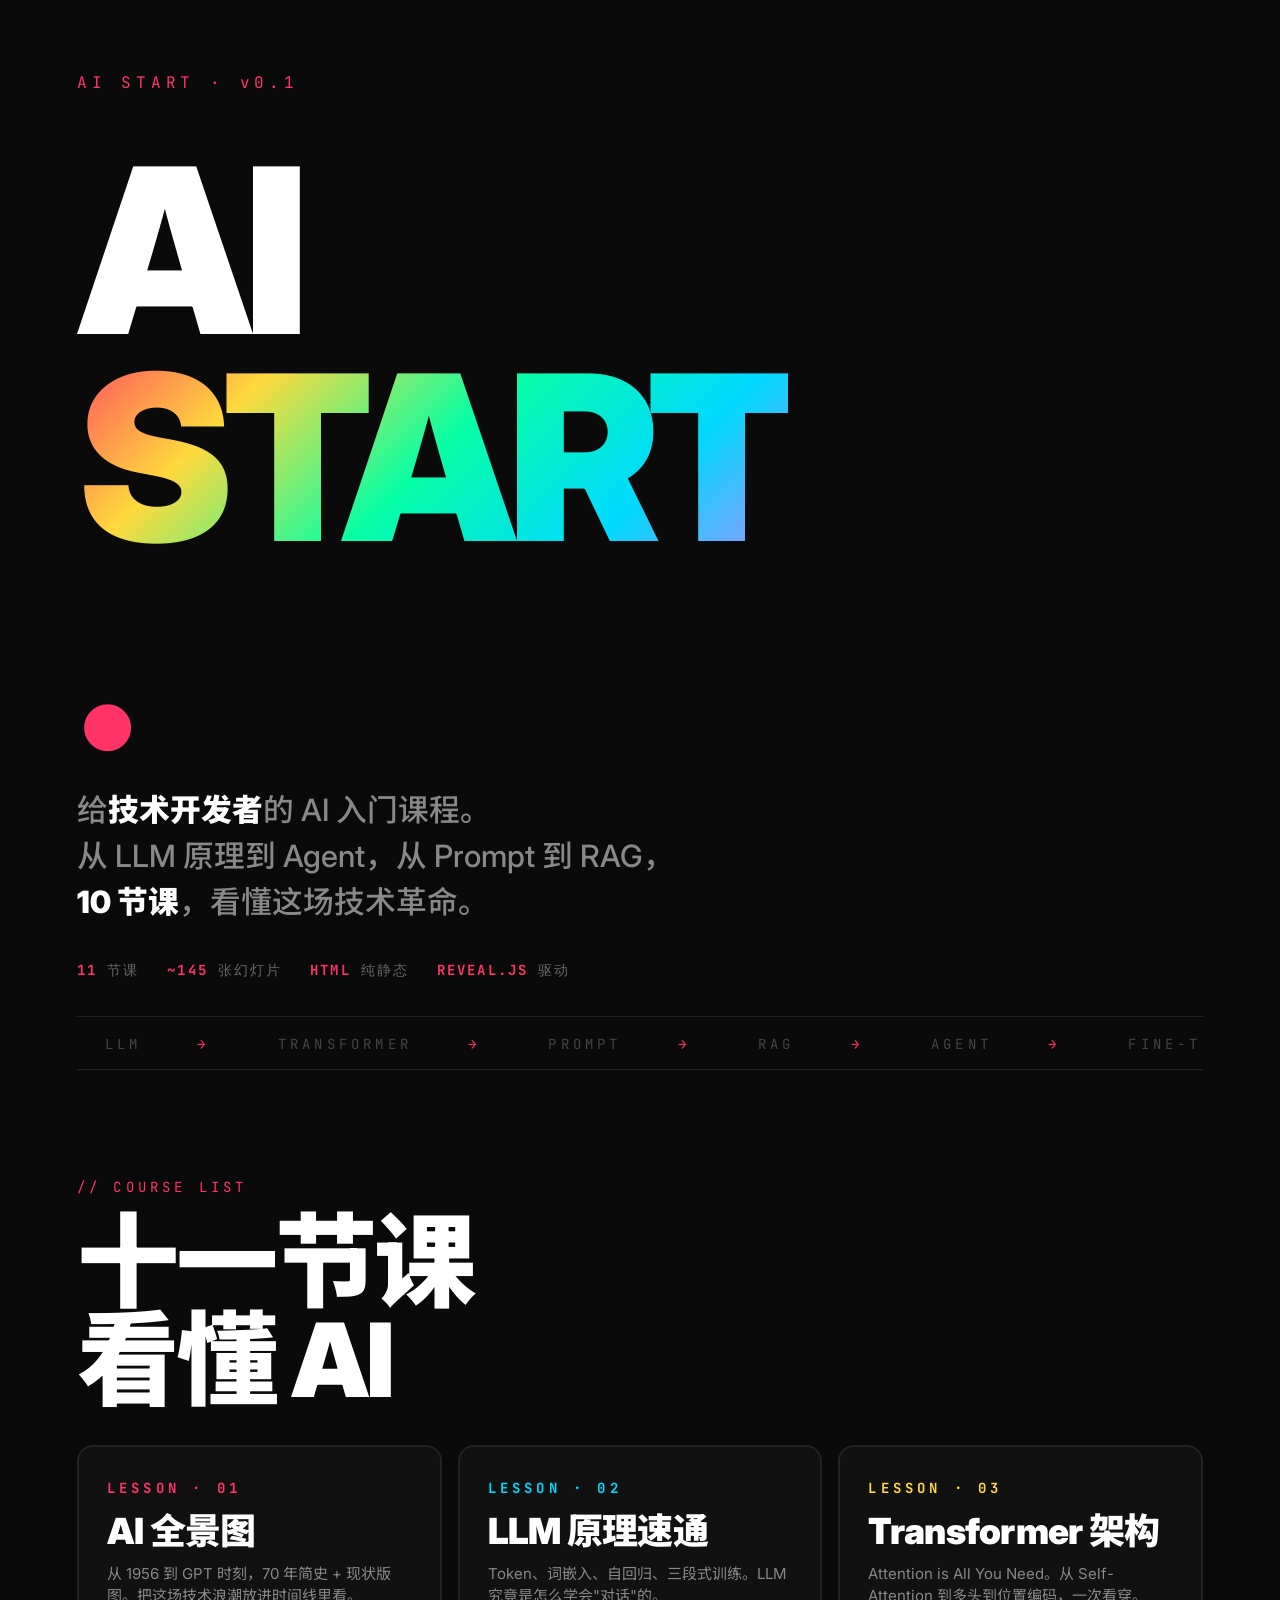
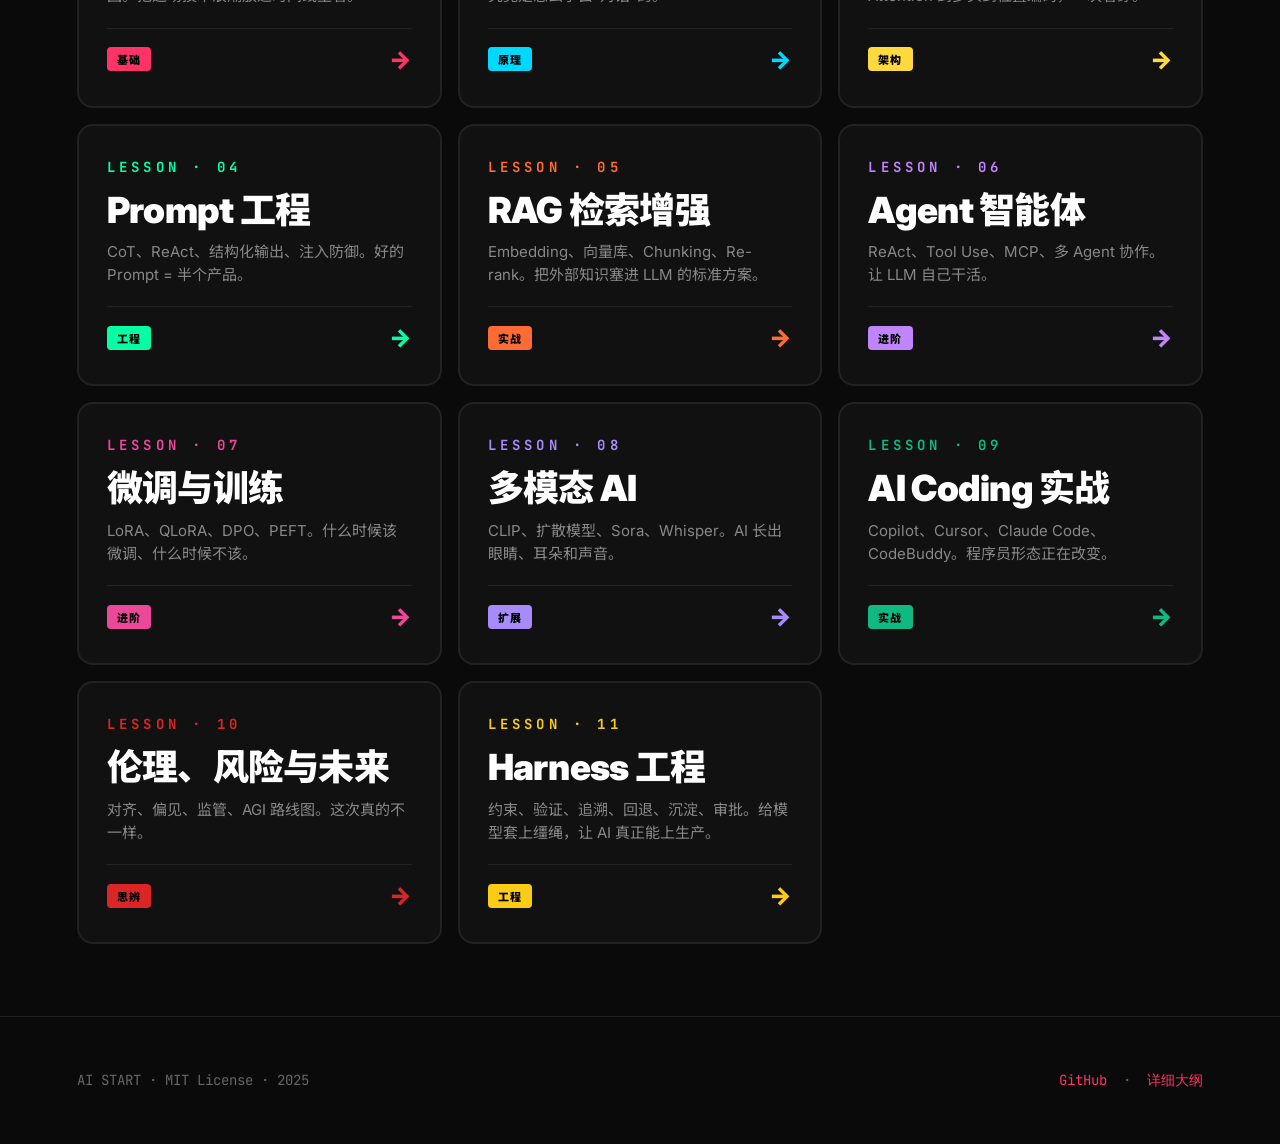
<file: index.html>
<!DOCTYPE html>
<html lang="zh-CN">
<head>
  <meta charset="UTF-8">
  <meta name="viewport" content="width=device-width, initial-scale=1.0">
  <title>AI START ⚡ 给开发者的 AI 课程</title>
  <link href="https://fonts.googleapis.com/css2?family=Inter:wght@400;500;700;900&family=JetBrains+Mono:wght@400;700&family=Noto+Sans+SC:wght@400;700;900&display=swap" rel="stylesheet">
  <style>
    * { margin: 0; padding: 0; box-sizing: border-box; }
    html, body {
      background: #0a0a0a;
      color: #fff;
      font-family: 'Inter', 'Noto Sans SC', sans-serif;
      overflow-x: hidden;
    }
    a { text-decoration: none; color: inherit; }

    /* === Hero === */
    .hero {
      min-height: 100vh;
      padding: 8vh 6vw 4vh;
      display: flex;
      flex-direction: column;
      justify-content: space-between;
    }
    .brand {
      font-family: 'JetBrains Mono', monospace;
      font-size: 16px;
      letter-spacing: 0.3em;
      color: #FF3366;
    }
    .hero-title {
      font-weight: 900;
      font-size: 18vw;
      line-height: 0.9;
      letter-spacing: -0.04em;
      margin: 6vh 0 2vh;
    }
    .hero-title .red { color: #FF3366; }
    .hero-title .gradient {
      background: linear-gradient(135deg, #FF3366, #FFD93D, #06FFA5, #00D9FF, #C084FC);
      -webkit-background-clip: text;
      background-clip: text;
      -webkit-text-fill-color: transparent;
    }
    .hero-sub {
      font-size: clamp(20px, 2.4vw, 36px);
      color: #888;
      max-width: 900px;
      line-height: 1.5;
      font-weight: 500;
    }
    .hero-sub strong { color: #fff; font-weight: 900; }
    .hero-meta {
      display: flex;
      flex-wrap: wrap;
      gap: 2em;
      margin-top: 4vh;
      font-family: 'JetBrains Mono', monospace;
      font-size: 14px;
      letter-spacing: 0.15em;
      color: #666;
      text-transform: uppercase;
    }
    .hero-meta span strong { color: #FF3366; font-weight: 700; }

    /* === Section === */
    .section-label {
      font-family: 'JetBrains Mono', monospace;
      font-size: 14px;
      letter-spacing: 0.3em;
      color: #FF3366;
      padding: 8vh 6vw 2vh;
      text-transform: uppercase;
    }
    .section-title {
      font-weight: 900;
      font-size: clamp(48px, 8vw, 120px);
      line-height: 0.95;
      padding: 0 6vw 4vh;
      letter-spacing: -0.03em;
    }

    /* === Course Grid === */
    .grid {
      display: grid;
      grid-template-columns: repeat(auto-fill, minmax(360px, 1fr));
      gap: 16px;
      padding: 0 6vw 8vh;
    }
    .card {
      position: relative;
      padding: 32px 28px;
      border-radius: 16px;
      background: #111;
      border: 2px solid #222;
      transition: all 0.3s ease;
      overflow: hidden;
      min-height: 260px;
      display: flex;
      flex-direction: column;
      justify-content: space-between;
      cursor: pointer;
    }
    .card::before {
      content: '';
      position: absolute;
      inset: 0;
      background: var(--card-color);
      opacity: 0;
      transition: opacity 0.3s ease;
      z-index: 0;
    }
    .card:hover {
      transform: translateY(-6px);
      border-color: var(--card-color);
      box-shadow: 0 20px 60px rgba(0,0,0,0.6);
    }
    .card:hover::before { opacity: 0.08; }
    .card > * { position: relative; z-index: 1; }
    .card-num {
      font-family: 'JetBrains Mono', monospace;
      font-size: 14px;
      letter-spacing: 0.3em;
      color: var(--card-color);
      font-weight: 700;
    }
    .card-title {
      font-weight: 900;
      font-size: 36px;
      line-height: 1.05;
      margin: 16px 0 12px;
      letter-spacing: -0.02em;
    }
    .card-desc {
      color: #888;
      font-size: 15px;
      line-height: 1.5;
      flex-grow: 1;
    }
    .card-bottom {
      display: flex;
      align-items: center;
      justify-content: space-between;
      margin-top: 20px;
      padding-top: 16px;
      border-top: 1px solid #222;
    }
    .card-tag {
      display: inline-block;
      padding: 4px 10px;
      background: var(--card-color);
      color: #000;
      font-weight: 900;
      font-size: 11px;
      letter-spacing: 0.1em;
      border-radius: 4px;
    }
    .card-arrow {
      color: var(--card-color);
      font-size: 24px;
      font-weight: 900;
      transition: transform 0.3s ease;
    }
    .card:hover .card-arrow { transform: translateX(6px); }

    /* coming soon 标记 */
    .card.todo { opacity: 0.55; }
    .card.todo .card-tag { background: #555; color: #ccc; }
    .card.todo:hover { transform: none; box-shadow: none; }

    /* === Footer === */
    footer {
      padding: 6vh 6vw;
      border-top: 1px solid #222;
      color: #666;
      font-size: 14px;
      font-family: 'JetBrains Mono', monospace;
      display: flex;
      justify-content: space-between;
      flex-wrap: wrap;
      gap: 1em;
    }
    footer a { color: #FF3366; }

    /* === Marquee 跑马灯（hero 底部）=== */
    .marquee {
      overflow: hidden;
      white-space: nowrap;
      padding: 1em 0;
      border-top: 1px solid #222;
      border-bottom: 1px solid #222;
      margin-top: 4vh;
    }
    .marquee-track {
      display: inline-block;
      animation: marquee 40s linear infinite;
      font-family: 'JetBrains Mono', monospace;
      font-size: 14px;
      letter-spacing: 0.3em;
      color: #444;
    }
    .marquee-track span { margin: 0 2em; }
    .marquee-track .hi { color: #FF3366; }
    @keyframes marquee {
      from { transform: translateX(0); }
      to { transform: translateX(-50%); }
    }

    @media (max-width: 640px) {
      .hero-title { font-size: 22vw; }
      .grid { grid-template-columns: 1fr; }
    }
  </style>
</head>
<body>
  <!-- Hero -->
  <header class="hero">
    <div class="brand">AI START · v0.1</div>

    <div>
      <h1 class="hero-title">
        AI<br>
        <span class="gradient">START</span><br>
        <span class="red">.</span>
      </h1>
      <p class="hero-sub">
        给<strong>技术开发者</strong>的 AI 入门课程。<br>
        从 LLM 原理到 Agent，从 Prompt 到 RAG，<br>
        <strong>10 节课</strong>，看懂这场技术革命。
      </p>
      <div class="hero-meta">
        <span><strong>11</strong> 节课</span>
        <span><strong>~145</strong> 张幻灯片</span>
        <span><strong>HTML</strong> 纯静态</span>
        <span><strong>Reveal.js</strong> 驱动</span>
      </div>
    </div>

    <div class="marquee">
      <div class="marquee-track">
        <span>LLM</span><span class="hi">→</span>
        <span>TRANSFORMER</span><span class="hi">→</span>
        <span>PROMPT</span><span class="hi">→</span>
        <span>RAG</span><span class="hi">→</span>
        <span>AGENT</span><span class="hi">→</span>
        <span>FINE-TUNING</span><span class="hi">→</span>
        <span>MULTIMODAL</span><span class="hi">→</span>
        <span>AI CODING</span><span class="hi">→</span>
        <span>AGI</span><span class="hi">→</span>
        <span>LLM</span><span class="hi">→</span>
        <span>TRANSFORMER</span><span class="hi">→</span>
        <span>PROMPT</span><span class="hi">→</span>
        <span>RAG</span><span class="hi">→</span>
        <span>AGENT</span><span class="hi">→</span>
        <span>FINE-TUNING</span><span class="hi">→</span>
        <span>MULTIMODAL</span><span class="hi">→</span>
        <span>AI CODING</span><span class="hi">→</span>
        <span>AGI</span><span class="hi">→</span>
      </div>
    </div>
  </header>

  <!-- Courses -->
  <div class="section-label">// COURSE LIST</div>
  <h2 class="section-title">十一节课<br>看懂 AI</h2>

  <div class="grid">
    <a class="card" style="--card-color:#FF3366" href="lessons/01-ai-overview/index.html">
      <div class="card-num">LESSON · 01</div>
      <h3 class="card-title">AI 全景图</h3>
      <p class="card-desc">从 1956 到 GPT 时刻，70 年简史 + 现状版图。把这场技术浪潮放进时间线里看。</p>
      <div class="card-bottom"><span class="card-tag">基础</span><span class="card-arrow">→</span></div>
    </a>

    <a class="card" style="--card-color:#00D9FF" href="lessons/02-llm-principles/index.html">
      <div class="card-num">LESSON · 02</div>
      <h3 class="card-title">LLM 原理速通</h3>
      <p class="card-desc">Token、词嵌入、自回归、三段式训练。LLM 究竟是怎么学会"对话"的。</p>
      <div class="card-bottom"><span class="card-tag">原理</span><span class="card-arrow">→</span></div>
    </a>

    <a class="card" style="--card-color:#FFD93D" href="lessons/03-transformer/index.html">
      <div class="card-num">LESSON · 03</div>
      <h3 class="card-title">Transformer 架构</h3>
      <p class="card-desc">Attention is All You Need。从 Self-Attention 到多头到位置编码，一次看穿。</p>
      <div class="card-bottom"><span class="card-tag">架构</span><span class="card-arrow">→</span></div>
    </a>

    <a class="card" style="--card-color:#06FFA5" href="lessons/04-prompt-engineering/index.html">
      <div class="card-num">LESSON · 04</div>
      <h3 class="card-title">Prompt 工程</h3>
      <p class="card-desc">CoT、ReAct、结构化输出、注入防御。好的 Prompt = 半个产品。</p>
      <div class="card-bottom"><span class="card-tag">工程</span><span class="card-arrow">→</span></div>
    </a>

    <a class="card" style="--card-color:#FF6B35" href="lessons/05-rag/index.html">
      <div class="card-num">LESSON · 05</div>
      <h3 class="card-title">RAG 检索增强</h3>
      <p class="card-desc">Embedding、向量库、Chunking、Re-rank。把外部知识塞进 LLM 的标准方案。</p>
      <div class="card-bottom"><span class="card-tag">实战</span><span class="card-arrow">→</span></div>
    </a>

    <a class="card" style="--card-color:#C084FC" href="lessons/06-agent/index.html">
      <div class="card-num">LESSON · 06</div>
      <h3 class="card-title">Agent 智能体</h3>
      <p class="card-desc">ReAct、Tool Use、MCP、多 Agent 协作。让 LLM 自己干活。</p>
      <div class="card-bottom"><span class="card-tag">进阶</span><span class="card-arrow">→</span></div>
    </a>

    <a class="card" style="--card-color:#EC4899" href="lessons/07-fine-tuning/index.html">
      <div class="card-num">LESSON · 07</div>
      <h3 class="card-title">微调与训练</h3>
      <p class="card-desc">LoRA、QLoRA、DPO、PEFT。什么时候该微调、什么时候不该。</p>
      <div class="card-bottom"><span class="card-tag">进阶</span><span class="card-arrow">→</span></div>
    </a>

    <a class="card" style="--card-color:#A78BFA" href="lessons/08-multimodal/index.html">
      <div class="card-num">LESSON · 08</div>
      <h3 class="card-title">多模态 AI</h3>
      <p class="card-desc">CLIP、扩散模型、Sora、Whisper。AI 长出眼睛、耳朵和声音。</p>
      <div class="card-bottom"><span class="card-tag">扩展</span><span class="card-arrow">→</span></div>
    </a>

    <a class="card" style="--card-color:#10B981" href="lessons/09-ai-coding/index.html">
      <div class="card-num">LESSON · 09</div>
      <h3 class="card-title">AI Coding 实战</h3>
      <p class="card-desc">Copilot、Cursor、Claude Code、CodeBuddy。程序员形态正在改变。</p>
      <div class="card-bottom"><span class="card-tag">实战</span><span class="card-arrow">→</span></div>
    </a>

    <a class="card" style="--card-color:#DC2626" href="lessons/10-ethics-future/index.html">
      <div class="card-num">LESSON · 10</div>
      <h3 class="card-title">伦理、风险与未来</h3>
      <p class="card-desc">对齐、偏见、监管、AGI 路线图。这次真的不一样。</p>
      <div class="card-bottom"><span class="card-tag">思辨</span><span class="card-arrow">→</span></div>
    </a>

    <a class="card" style="--card-color:#FACC15" href="lessons/11-harness-engineering/index.html">
      <div class="card-num">LESSON · 11</div>
      <h3 class="card-title">Harness 工程</h3>
      <p class="card-desc">约束、验证、追溯、回退、沉淀、审批。给模型套上缰绳，让 AI 真正能上生产。</p>
      <div class="card-bottom"><span class="card-tag">工程</span><span class="card-arrow">→</span></div>
    </a>
  </div>

  <footer>
    <div>AI START · MIT License · 2025</div>
    <div>
      <a href="https://github.com/junhey/ai-start" target="_blank">GitHub</a>
      &nbsp;·&nbsp;
      <a href="docs/COURSE_OUTLINE.md" target="_blank">详细大纲</a>
    </div>
  </footer>
</body>
</html>
</file>
